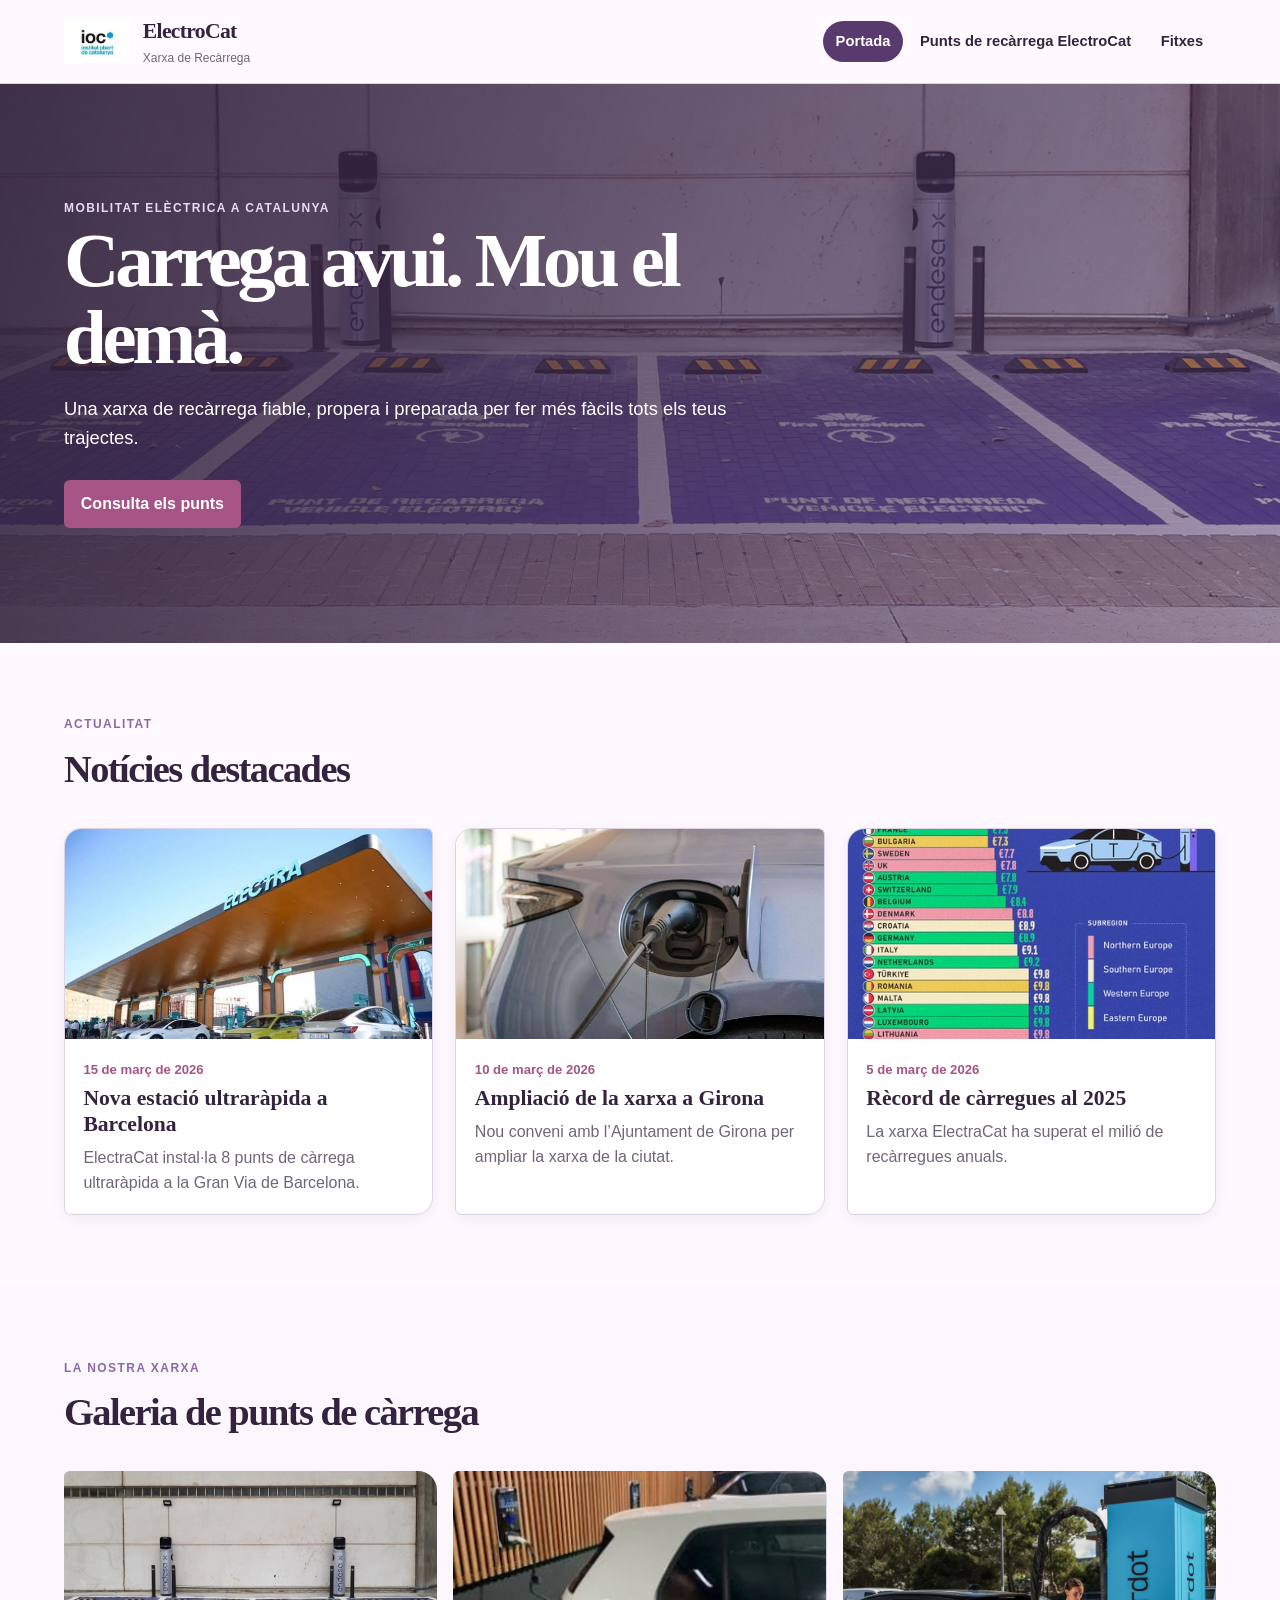
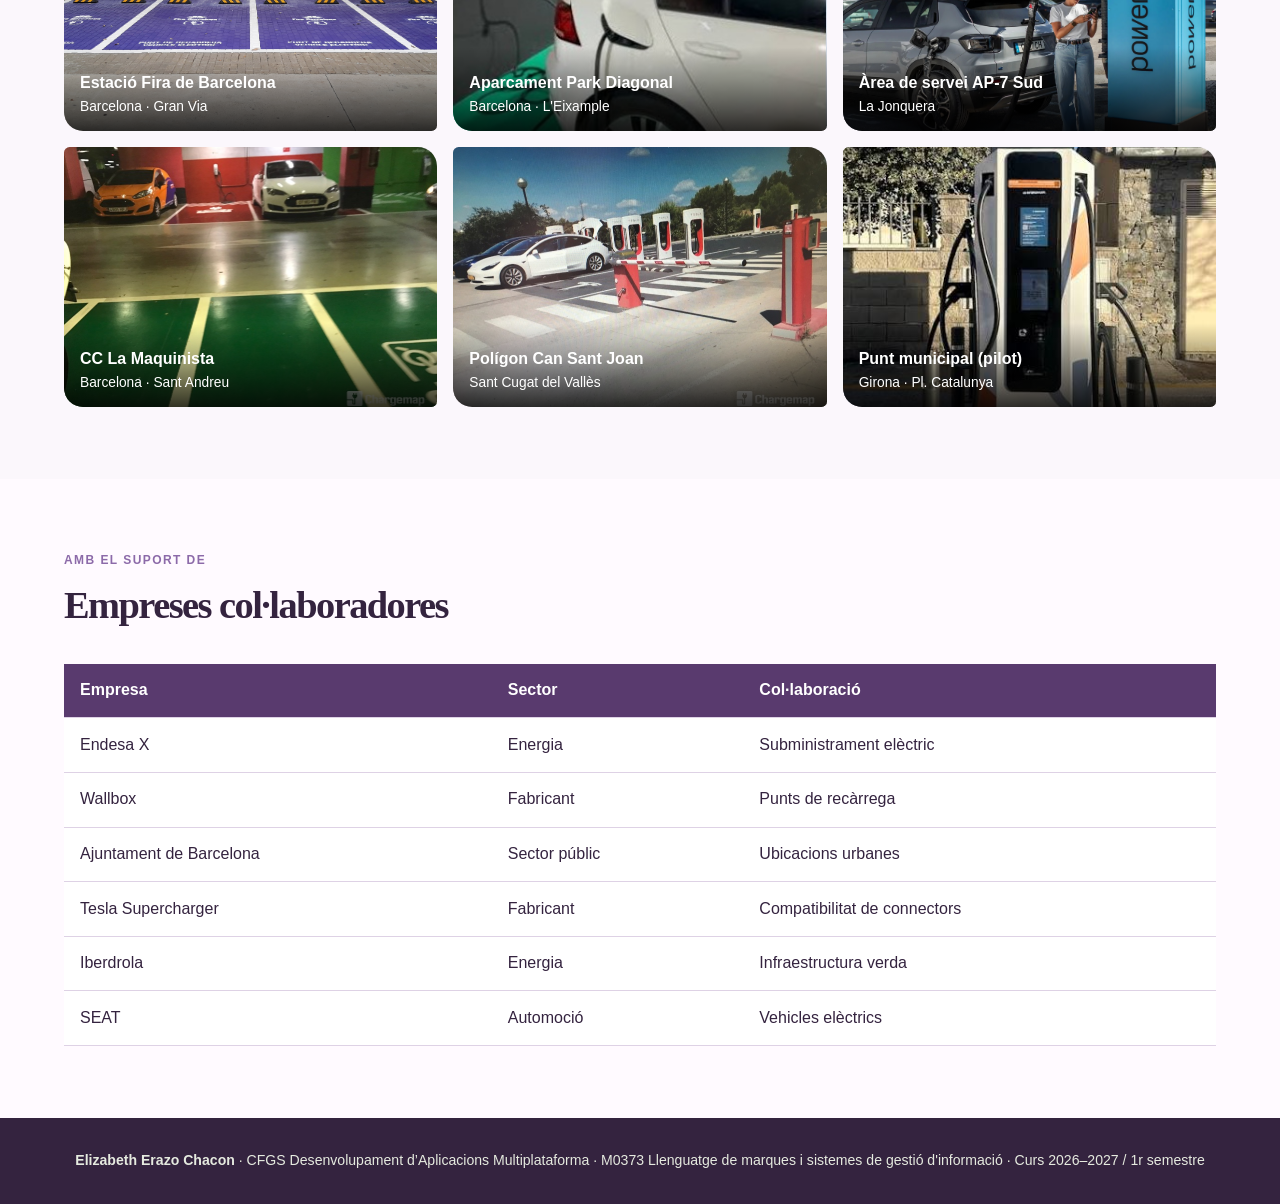
<file: index.html>
<!doctype html>
<html lang="ca">
<head>
  <meta charset="utf-8">
  <meta name="viewport" content="width=device-width, initial-scale=1">
  <meta name="description" content="ElectroCat, xarxa de punts de recàrrega de vehicles elèctrics.">
  <title>ElectroCat | Xarxa de Recàrrega</title>
  <link rel="stylesheet" href="CSS/styles.css">
</head>
<body>
  <header class="site-header">
    <a class="brand" href="index.html" aria-label="ElectroCat, portada">
      <img src="imatges/logoIoc.jpg" alt="Logotip de l'IOC">
      <span><strong>ElectroCat</strong><small>Xarxa de Recàrrega</small></span>
    </a>
    <nav aria-label="Navegació principal">
      <a class="active" aria-current="page" href="index.html">Portada</a>
      <a href="electracat_erazo.xml">Punts de recàrrega ElectroCat</a>
      <a href="fitxes.html">Fitxes</a>
    </nav>
  </header>

  <main>
    <section class="hero" aria-labelledby="hero-title">
      <p class="eyebrow">Mobilitat elèctrica a Catalunya</p>
      <h1 id="hero-title">Carrega avui. Mou el demà.</h1>
      <p>Una xarxa de recàrrega fiable, propera i preparada per fer més fàcils tots els teus trajectes.</p>
      <a class="button" href="fitxes.html">Consulta els punts</a>
    </section>

    <section class="content-section" aria-labelledby="noticies-title">
      <div class="section-heading"><p class="eyebrow">Actualitat</p><h2 id="noticies-title">Notícies destacades</h2></div>
      <div class="news-grid">
        <article class="news-card">
          <img src="imatges/noticia1.jpg" alt="Punt de recàrrega per a vehicles elèctrics">
          <div><time datetime="2026-03-15">15 de març de 2026</time><h3>Nova estació ultraràpida a Barcelona</h3><p>ElectraCat instal·la 8 punts de càrrega ultraràpida a la Gran Via de Barcelona.</p></div>
        </article>
        <article class="news-card">
          <img src="imatges/noticia2.jpg" alt="Vehicles carregant en una estació">
          <div><time datetime="2026-03-10">10 de març de 2026</time><h3>Ampliació de la xarxa a Girona</h3><p>Nou conveni amb l’Ajuntament de Girona per ampliar la xarxa de la ciutat.</p></div>
        </article>
        <article class="news-card">
          <img src="imatges/noticia3.jpg" alt="Vehicle elèctric connectat a un carregador">
          <div><time datetime="2026-03-05">5 de març de 2026</time><h3>Rècord de càrregues al 2025</h3><p>La xarxa ElectraCat ha superat el milió de recàrregues anuals.</p></div>
        </article>
      </div>
    </section>

    <section class="content-section pale" aria-labelledby="galeria-title">
      <div class="section-heading"><p class="eyebrow">La nostra xarxa</p><h2 id="galeria-title">Galeria de punts de càrrega</h2></div>
      <div class="gallery">
        <figure><img src="imatges/E001.jpg" alt="Estació Fira de Barcelona"><figcaption><strong>Estació Fira de Barcelona</strong><span>Barcelona · Gran Via</span></figcaption></figure>
        <figure><img src="imatges/E002.jpg" alt="Aparcament Park Diagonal"><figcaption><strong>Aparcament Park Diagonal</strong><span>Barcelona · L'Eixample</span></figcaption></figure>
        <figure><img src="imatges/E003.jpg" alt="Àrea de servei AP-7 Sud"><figcaption><strong>Àrea de servei AP-7 Sud</strong><span>La Jonquera</span></figcaption></figure>
        <figure><img src="imatges/E004.jpg" alt="CC La Maquinista"><figcaption><strong>CC La Maquinista</strong><span>Barcelona · Sant Andreu</span></figcaption></figure>
        <figure><img src="imatges/E005.jpg" alt="Polígon Can Sant Joan"><figcaption><strong>Polígon Can Sant Joan</strong><span>Sant Cugat del Vallès</span></figcaption></figure>
        <figure><img src="imatges/E006.jpg" alt="Punt municipal pilot"><figcaption><strong>Punt municipal (pilot)</strong><span>Girona · Pl. Catalunya</span></figcaption></figure>
      </div>
    </section>

    <section class="content-section" aria-labelledby="empreses-title">
      <div class="section-heading"><p class="eyebrow">Amb el suport de</p><h2 id="empreses-title">Empreses col·laboradores</h2></div>
      <div class="table-wrap"><table><thead><tr><th>Empresa</th><th>Sector</th><th>Col·laboració</th></tr></thead><tbody>
        <tr><td>Endesa X</td><td>Energia</td><td>Subministrament elèctric</td></tr>
        <tr><td>Wallbox</td><td>Fabricant</td><td>Punts de recàrrega</td></tr>
        <tr><td>Ajuntament de Barcelona</td><td>Sector públic</td><td>Ubicacions urbanes</td></tr>
        <tr><td>Tesla Supercharger</td><td>Fabricant</td><td>Compatibilitat de connectors</td></tr>
        <tr><td>Iberdrola</td><td>Energia</td><td>Infraestructura verda</td></tr>
        <tr><td>SEAT</td><td>Automoció</td><td>Vehicles elèctrics</td></tr>
      </tbody></table></div>
    </section>
  </main>
  <footer><p><strong>Elizabeth Erazo Chacon</strong> · CFGS Desenvolupament d’Aplicacions Multiplataforma · M0373 Llenguatge de marques i sistemes de gestió d'informació · Curs 2026–2027 / 1r semestre</p></footer>
</body>
</html>
</file>
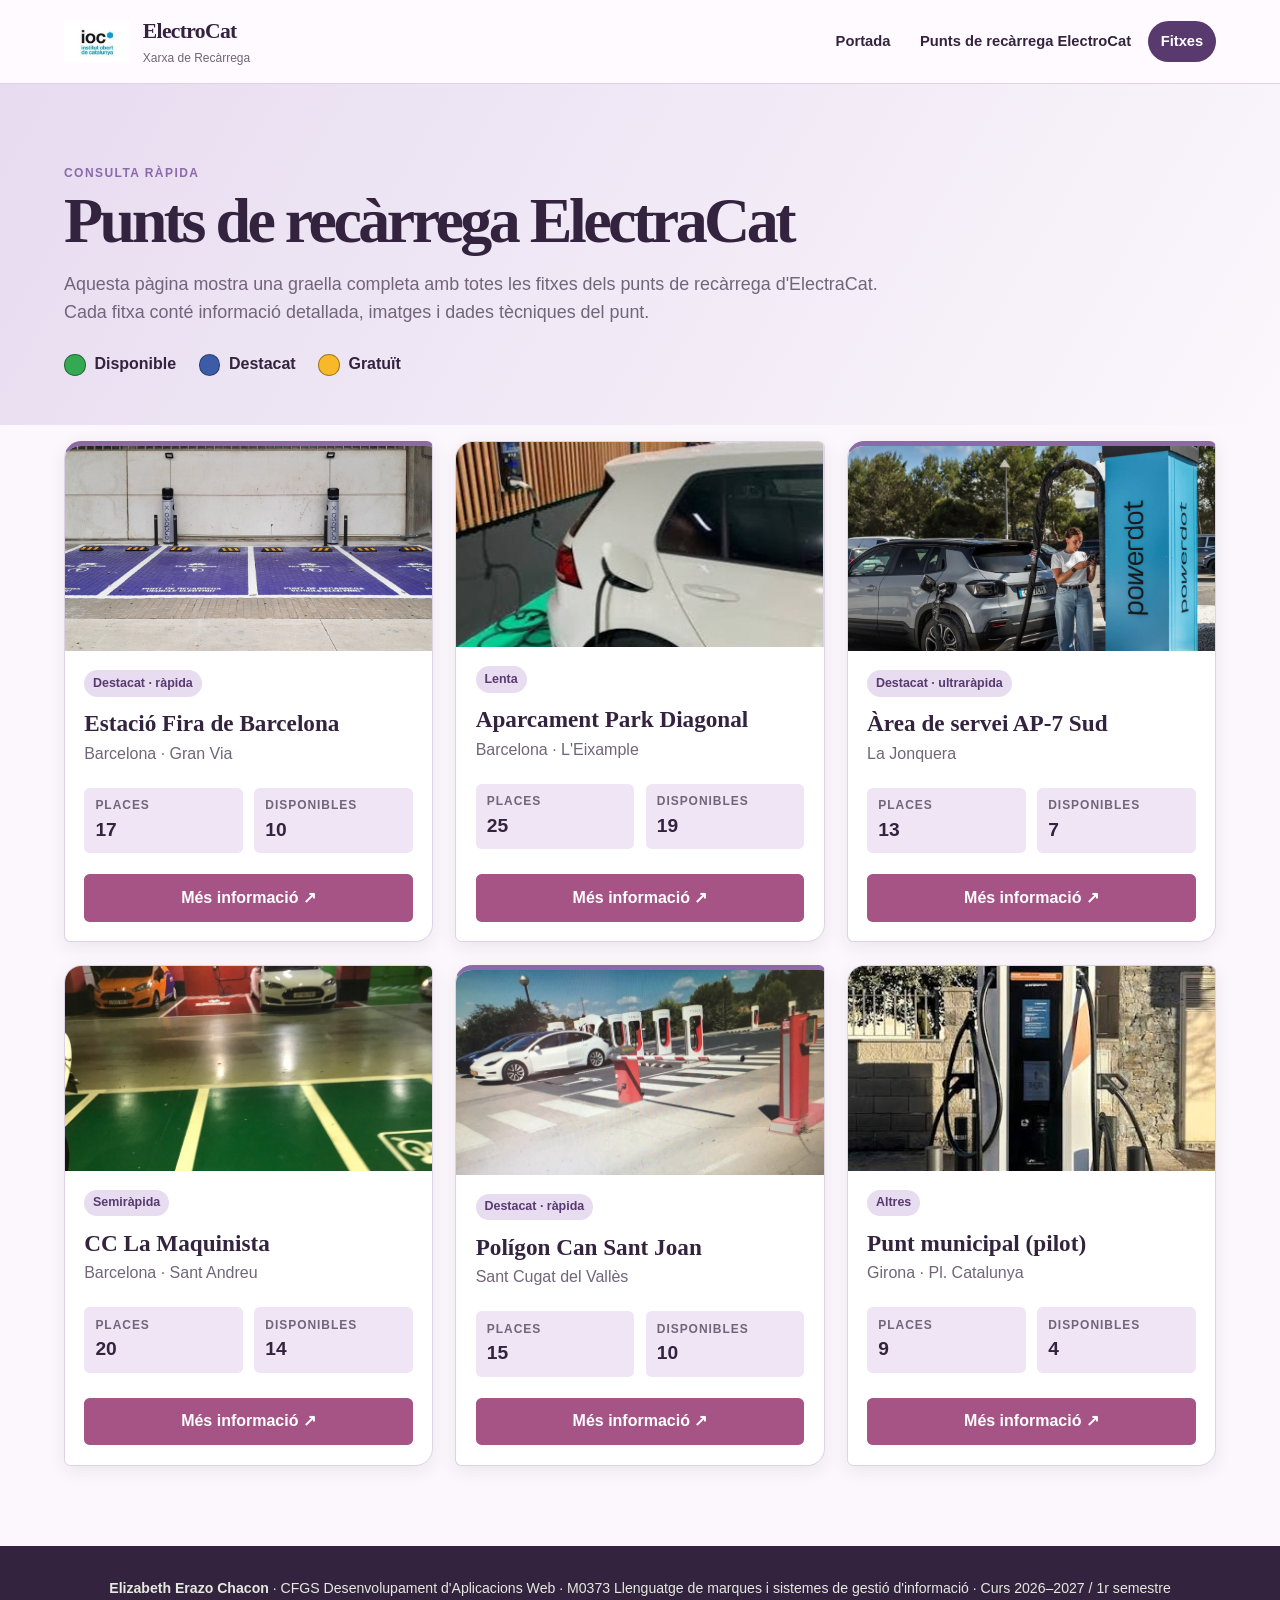
<file: fitxes.html>
<!doctype html>
<html lang="ca">
<head>
  <meta charset="utf-8">
  <meta name="viewport" content="width=device-width, initial-scale=1">
  <title>ElectroCat | Fitxes de punts de recàrrega</title>
  <link rel="stylesheet" href="CSS/fitxes.css">
</head>
<body>
  <header class="site-header"><a class="brand" href="index.html"><img src="imatges/logoIoc.jpg" alt="Logotip de l'IOC"><span><strong>ElectroCat</strong><small>Xarxa de Recàrrega</small></span></a><nav aria-label="Navegació principal"><a href="index.html">Portada</a><a href="electracat_erazo.xml">Punts de recàrrega ElectroCat</a><a class="active" aria-current="page" href="fitxes.html">Fitxes</a></nav></header>
  <main>
    <section class="intro"><p class="eyebrow">Consulta ràpida</p><h1>Punts de recàrrega ElectraCat</h1><p>Aquesta pàgina mostra una graella completa amb totes les fitxes dels punts de recàrrega d'ElectraCat. Cada fitxa conté informació detallada, imatges i dades tècniques del punt.</p><ul class="legend" aria-label="Llegenda d'estats"><li><span class="status-dot available" aria-hidden="true"></span>Disponible</li><li><span class="status-dot featured-dot" aria-hidden="true"></span>Destacat</li><li><span class="status-dot free" aria-hidden="true"></span>Gratuït</li></ul></section>
    <section class="cards" aria-label="Fitxes dels punts de recàrrega">
      <article class="card featured"><img src="imatges/E001.jpg" alt="Estació Fira de Barcelona"><div class="card-body"><span class="tag">Destacat · ràpida</span><h2>Estació Fira de Barcelona</h2><p class="location">Barcelona · Gran Via</p><dl><div><dt>Places</dt><dd>17</dd></div><div><dt>Disponibles</dt><dd>10</dd></div></dl><a class="button" href="https://ca.wikipedia.org/wiki/Barcelona" target="_blank" rel="noopener">Més informació <span aria-hidden="true">↗</span></a></div></article>
      <article class="card"><img src="imatges/E002.jpg" alt="Aparcament Park Diagonal"><div class="card-body"><span class="tag">Lenta</span><h2>Aparcament Park Diagonal</h2><p class="location">Barcelona · L'Eixample</p><dl><div><dt>Places</dt><dd>25</dd></div><div><dt>Disponibles</dt><dd>19</dd></div></dl><a class="button" href="https://ca.wikipedia.org/wiki/Barcelona" target="_blank" rel="noopener">Més informació <span aria-hidden="true">↗</span></a></div></article>
      <article class="card featured"><img src="imatges/E003.jpg" alt="Àrea de servei AP-7 Sud"><div class="card-body"><span class="tag">Destacat · ultraràpida</span><h2>Àrea de servei AP-7 Sud</h2><p class="location">La Jonquera</p><dl><div><dt>Places</dt><dd>13</dd></div><div><dt>Disponibles</dt><dd>7</dd></div></dl><a class="button" href="https://ca.wikipedia.org/wiki/La_Jonquera" target="_blank" rel="noopener">Més informació <span aria-hidden="true">↗</span></a></div></article>
      <article class="card"><img src="imatges/E004.jpg" alt="CC La Maquinista"><div class="card-body"><span class="tag">Semiràpida</span><h2>CC La Maquinista</h2><p class="location">Barcelona · Sant Andreu</p><dl><div><dt>Places</dt><dd>20</dd></div><div><dt>Disponibles</dt><dd>14</dd></div></dl><a class="button" href="https://ca.wikipedia.org/wiki/Barcelona" target="_blank" rel="noopener">Més informació <span aria-hidden="true">↗</span></a></div></article>
      <article class="card featured"><img src="imatges/E005.jpg" alt="Polígon Can Sant Joan"><div class="card-body"><span class="tag">Destacat · ràpida</span><h2>Polígon Can Sant Joan</h2><p class="location">Sant Cugat del Vallès</p><dl><div><dt>Places</dt><dd>15</dd></div><div><dt>Disponibles</dt><dd>10</dd></div></dl><a class="button" href="https://ca.wikipedia.org/wiki/Sant_Cugat_del_Vall%C3%A8s" target="_blank" rel="noopener">Més informació <span aria-hidden="true">↗</span></a></div></article>
      <article class="card"><img src="imatges/E006.jpg" alt="Punt municipal pilot"><div class="card-body"><span class="tag">Altres</span><h2>Punt municipal (pilot)</h2><p class="location">Girona · Pl. Catalunya</p><dl><div><dt>Places</dt><dd>9</dd></div><div><dt>Disponibles</dt><dd>4</dd></div></dl><a class="button" href="https://ca.wikipedia.org/wiki/Girona" target="_blank" rel="noopener">Més informació <span aria-hidden="true">↗</span></a></div></article>
    </section>
  </main>
  <footer><p><strong>Elizabeth Erazo Chacon</strong> · CFGS Desenvolupament d'Aplicacions Web · M0373 Llenguatge de marques i sistemes de gestió d'informació · Curs 2026–2027 / 1r semestre</p></footer>
</body>
</html>
</file>
<file: CSS/styles.css>
:root {
  --ink: #34233f;
  --forest: #593a6e;
  --moss: #8c6aa9;
  --sage: #e7dcf0;
  --cream: #fbf7fc;
  --sand: #f0e5f5;
  --terracotta: #a65386;
  --line: #ded2e5;
  --muted: #716579;
  --paper: #fffaff;
}

* {
  box-sizing: border-box;
}

body {
  margin: 0;
  color: var(--ink);
  background: var(--paper);
  font-family: Arial, Helvetica, sans-serif;
  line-height: 1.55;
}

.site-header {
  display: flex;
  align-items: center;
  justify-content: space-between;
  gap: 2rem;
  min-height: 84px;
  padding: 12px max(5vw, 1.5rem);
  border-bottom: 1px solid var(--line);
  background: rgba(255, 250, 255, .96);
  position: sticky;
  top: 0;
  z-index: 5;
}

.brand {
  display: flex;
  align-items: center;
  gap: .8rem;
  color: var(--ink);
  text-decoration: none;
}

.brand img {
  width: 66px;
  height: 43px;
  object-fit: contain;
}

.brand strong,
.brand small,
.gallery strong,
.gallery span {
  display: block;
}

.brand strong {
  font-family: Georgia, "Times New Roman", serif;
  font-size: 1.35rem;
  letter-spacing: -.03em;
}

.brand small {
  color: var(--muted);
  font-size: .75rem;
}

nav {
  display: flex;
  flex-wrap: wrap;
  gap: .25rem;
}

nav a {
  padding: .55rem .8rem;
  border-radius: 99px;
  color: var(--ink);
  font-size: .92rem;
  font-weight: 700;
  text-decoration: none;
}

nav a:hover,
nav a.active {
  background: var(--forest);
  color: white;
}

.hero {
  min-height: 440px;
  padding: clamp(4rem, 9vw, 8rem) max(5vw, 1.5rem);
  color: white;
  background:
    linear-gradient(105deg, rgba(52, 35, 63, .92), rgba(89, 58, 110, .5)),
    url("../imatges/E001.jpg") center / cover;
}

.hero > * {
  max-width: 720px;
}

.eyebrow {
  margin: 0 0 .35rem;
  color: var(--moss);
  font-size: .75rem;
  font-weight: 800;
  letter-spacing: .12em;
  text-transform: uppercase;
}

.hero .eyebrow {
  color: #ead8f5;
}

.hero h1 {
  margin: .1rem 0 1rem;
  font-family: Georgia, "Times New Roman", serif;
  font-size: clamp(2.7rem, 6vw, 5rem);
  line-height: 1;
  letter-spacing: -.055em;
}

.hero p:not(.eyebrow) {
  margin-bottom: 1.75rem;
  font-size: 1.15rem;
}

.button {
  display: inline-block;
  padding: .72rem 1.05rem;
  border-radius: .35rem;
  background: var(--terracotta);
  color: white;
  font-weight: 800;
  text-decoration: none;
}

.button:hover {
  background: #86416d;
}

.content-section {
  max-width: 1500px;
  margin: auto;
  padding: 4.5rem max(5vw, 1.5rem);
}

.pale {
  max-width: none;
  background: var(--cream);
}

.section-heading {
  margin-bottom: 1.8rem;
}

.section-heading h2 {
  margin: 0;
  font-family: Georgia, "Times New Roman", serif;
  font-size: clamp(2rem, 3vw, 2.8rem);
  letter-spacing: -.04em;
}

.news-grid {
  display: grid;
  grid-template-columns: repeat(3, 1fr);
  gap: 1.4rem;
}

.news-card {
  overflow: hidden;
  border: 1px solid var(--line);
  border-radius: 1.1rem .4rem 1.1rem .4rem;
  background: white;
  box-shadow: 0 4px 16px rgba(52, 35, 63, .08);
}

.news-card img {
  display: block;
  width: 100%;
  height: 210px;
  object-fit: cover;
}

.news-card div {
  padding: 1.15rem;
}

.news-card h3 {
  margin: .25rem 0 .55rem;
  font-family: Georgia, "Times New Roman", serif;
  font-size: 1.35rem;
  line-height: 1.18;
}

.news-card p {
  margin: 0;
  color: var(--muted);
}

time {
  color: var(--terracotta);
  font-size: .82rem;
  font-weight: 750;
}

.gallery {
  display: grid;
  grid-template-columns: repeat(3, 1fr);
  gap: 1rem;
}

.gallery figure {
  position: relative;
  height: 260px;
  margin: 0;
  overflow: hidden;
  border-radius: .35rem 1.2rem .35rem 1.2rem;
  background: var(--ink);
}

.gallery img {
  width: 100%;
  height: 100%;
  object-fit: cover;
  transition: transform .25s;
}

.gallery figure:hover img {
  transform: scale(1.04);
}

.gallery figcaption {
  position: absolute;
  inset: auto 0 0;
  padding: 1.5rem 1rem .9rem;
  color: white;
  background: linear-gradient(transparent, rgba(0, 0, 0, .8));
}

.gallery span {
  font-size: .86rem;
}

.table-wrap {
  overflow-x: auto;
}

table {
  width: 100%;
  border-collapse: collapse;
  background: white;
}

th,
td {
  padding: .9rem 1rem;
  border-bottom: 1px solid var(--line);
  text-align: left;
}

th {
  background: var(--forest);
  color: white;
}

footer {
  padding: 2rem max(5vw, 1.5rem);
  background: var(--ink);
  color: #e5eadf;
  font-size: .88rem;
  text-align: center;
}

footer p {
  margin: 0;
}

@media (max-width: 780px) {
  .site-header {
    position: static;
    flex-direction: column;
    align-items: flex-start;
    gap: .7rem;
  }

  .news-grid,
  .gallery {
    grid-template-columns: 1fr;
  }

  .gallery figure {
    height: 230px;
  }

  .content-section {
    padding-block: 3rem;
  }
}
</file>
<file: CSS/fitxes.css>
@import url("styles.css");

body {
  background: var(--cream);
}

.intro {
  padding: 5rem max(5vw, 1.5rem) 3rem;
  background: linear-gradient(120deg, var(--sage), var(--cream));
}

.intro > * {
  max-width: 850px;
}

.intro h1 {
  margin: .2rem 0 1rem;
  font-family: Georgia, "Times New Roman", serif;
  font-size: clamp(2.5rem, 5vw, 4.5rem);
  line-height: 1.02;
  letter-spacing: -.055em;
}

.intro p:not(.eyebrow) {
  color: var(--muted);
  font-size: 1.12rem;
}

.legend {
  display: flex;
  flex-wrap: wrap;
  gap: 1.4rem;
  margin: 1.6rem 0 0;
  padding: 0;
  list-style: none;
}

.legend li {
  display: flex;
  align-items: center;
  gap: .55rem;
  font-weight: 700;
}

.status-dot {
  width: 1.35rem;
  height: 1.35rem;
  border: 1px solid rgba(0, 0, 0, .35);
  border-radius: 50%;
}

.available {
  background: #35a853;
}

.featured-dot {
  background: #3d5ca8;
}

.free {
  background: #f7b928;
}

.cards {
  display: grid;
  grid-template-columns: repeat(3, 1fr);
  gap: 1.4rem;
  max-width: 1450px;
  margin: auto;
  padding: 1rem max(5vw, 1.5rem) 5rem;
}

.card {
  display: flex;
  flex-direction: column;
  overflow: hidden;
  border: 1px solid var(--line);
  border-radius: 1.1rem .4rem 1.1rem .4rem;
  background: white;
  box-shadow: 0 5px 18px rgba(52, 35, 63, .08);
  transition: transform .2s, box-shadow .2s;
}

.card:hover {
  transform: translateY(-5px);
  box-shadow: 0 12px 25px rgba(52, 35, 63, .16);
}

.card.featured {
  border-top: 5px solid var(--moss);
}

.card > img {
  width: 100%;
  height: 205px;
  object-fit: cover;
}

.card-body {
  display: flex;
  flex: 1;
  flex-direction: column;
  padding: 1.2rem;
}

.tag {
  align-self: flex-start;
  padding: .22rem .55rem;
  border-radius: 999px;
  background: var(--sage);
  color: var(--forest);
  font-size: .78rem;
  font-weight: 800;
}

.card h2 {
  margin: .85rem 0 .3rem;
  font-family: Georgia, "Times New Roman", serif;
  font-size: 1.45rem;
  line-height: 1.15;
}

.location {
  margin: 0;
  color: var(--muted);
}

dl {
  display: grid;
  grid-template-columns: 1fr 1fr;
  gap: .7rem;
  margin: 1.3rem 0;
}

dl div {
  padding: .55rem .7rem;
  border-radius: .35rem;
  background: var(--sand);
}

dt {
  color: var(--muted);
  font-size: .75rem;
  font-weight: 750;
  letter-spacing: .08em;
  text-transform: uppercase;
}

dd {
  margin: 0;
  font-size: 1.2rem;
  font-weight: 800;
}

.card .button {
  margin-top: auto;
  text-align: center;
}

@media (max-width: 950px) {
  .cards {
    grid-template-columns: repeat(2, 1fr);
  }
}

@media (max-width: 620px) {
  .cards {
    grid-template-columns: 1fr;
  }
}
</file>
